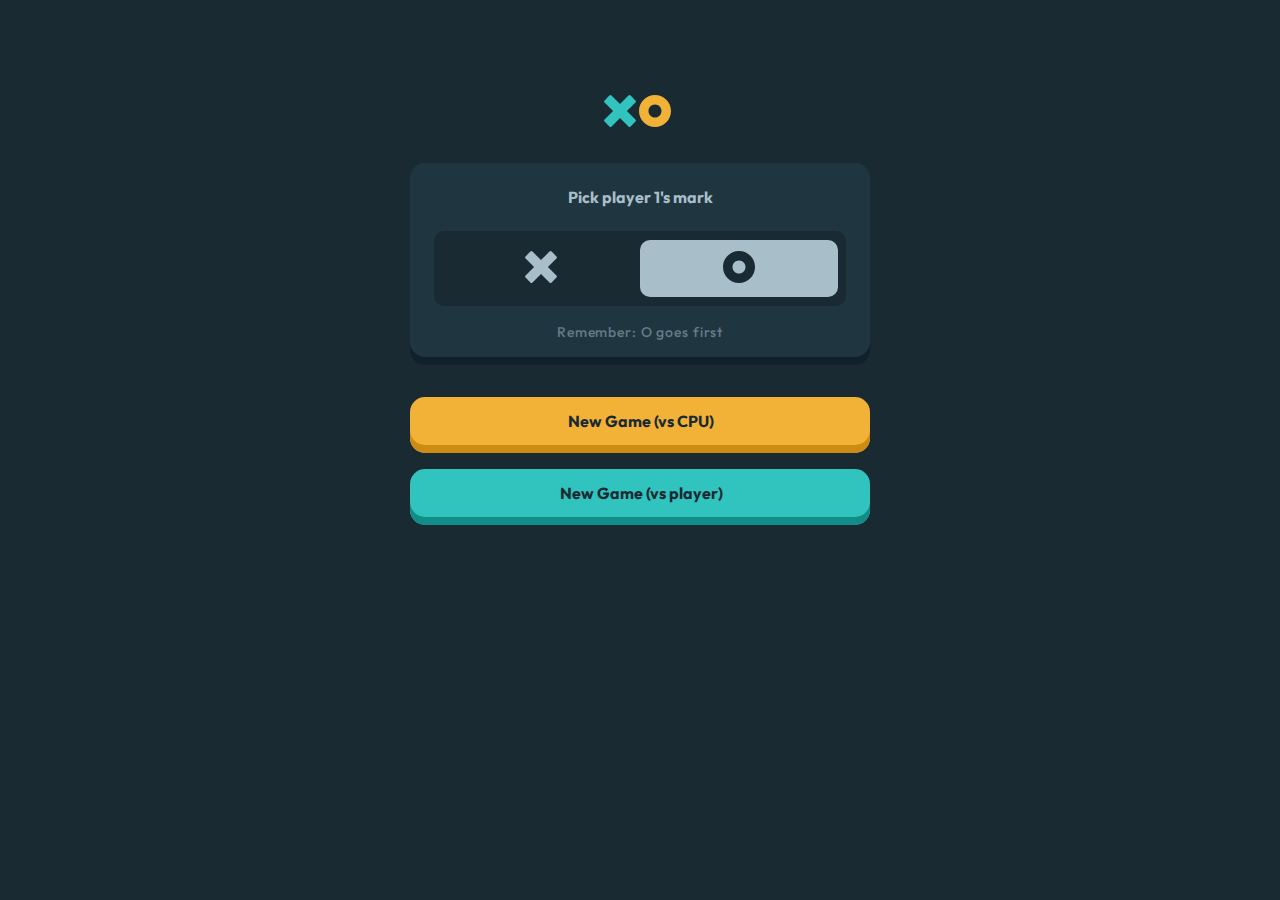
<file: index.html>
<!DOCTYPE html>
<html lang="en">
<head>
    <meta charset="UTF-8">
    <meta http-equiv="X-UA-Compatible" content="IE=edge">
    <meta name="viewport" content="width=device-width, initial-scale=1.0">
    <title>Tic tac toe</title>
    <link rel="stylesheet" href="styles.css">
    <link rel="preconnect" href="https://fonts.googleapis.com">
    <link rel="preconnect" href="https://fonts.gstatic.com" crossorigin>
    <link href="https://fonts.googleapis.com/css2?family=Big+Shoulders+Display:wght@700&family=Open+Sans:wght@400;700&family=Outfit:wght@400;700&display=swap" rel="stylesheet">
</head>
<body>
    <div class="container">
        <div class="new-game">
            <div class="new-game-header">
                <img src="assets/icon-x.svg" alt="">
                <img src="assets/icon-o.svg" alt="">
            </div>
            <div class="chose-ur-mark">
                <h1>Pick player 1's mark</h1>
                <div class="choice-div">
                    <button class="x-mark-btn pick-mark">
                        <img src="assets/icon-x-silver.svg " id="x-mark" alt="">
                    </button>
                    <button class="o-mark-btn is-first pick-mark">
                        <img src="assets/icon-o-dark.svg" id="o-mark" alt="">
                    </button>
                </div>
                <span class="remember-text">Remember: O goes first</span>
            </div>
            <div class="new-game-btns">
                <button class="vs-cpu-btn btn"><a href="#">New Game (vs CPU)</a></button>
                <button class="vs-player-btn btn"><a href="#">New Game (vs player)</a></button>
            </div>
        </div>
        <!---------------------- game  --------------------------->
        <div class="game">
            <div class="game-header">
                <div class="x-o-icons">
                    <img src="assets/icon-x.svg" alt="">
                    <img src="assets/icon-o.svg" alt="">
                </div>
                <button class="player-turn">
                    <img src="assets/icon-o-silver.svg" alt="">
                    TURN
                </button>
                <button class="restart-btn">
                    <img src="assets/icon-restart.svg" alt="">
                </button>
            </div>
            <div class="game-box">
                <div class="square" id="0"></div>
                <div class="square" id="1"></div>
                <div class="square" id="2"></div>
                <div class="square" id="3"></div>
                <div class="square" id="4"></div>
                <div class="square" id="5"></div>
                <div class="square" id="6"></div>
                <div class="square" id="7"></div>
                <div class="square" id="8"></div>
            </div>
            <div class="game-result">
                <div class="result-btn x-player">
                    <small>X(P2)</small>
                    <h4 id="x-counter">0</h4>
                </div>
                <div class="result-btn ties">
                    <small>TIES</small>
                    <h4 id="tied-counter">0</h4>
                </div>
                <div class="result-btn o-player">
                    <small>O(P1)</small>
                    <h4 id="o-counter">0</h4>
                </div>
            </div>
            <div class="player-win">
                <div>
                    <h4>You Won!</h4>
                    <div class="win-text">
                        <h1 id="takes-round">TAKES THE ROUND</h1>
                    </div>
                    <h3 class="tied text">ROUND TIED</h3>
                    <div class="next-step-btns">
                        <button class="quit">Quit</button>
                        <button class="next-round same-btns">Next round</button>
                    </div>
                </div>
                <div class="restart">
                    <h3 class="text">RESTART GAME?</h3>
                    <div>
                        <button class="same-btns cancel">NO,CANCEL</button>
                        <button class="same-btns yes-restart">YES,RESTART</button>
                    </div>
                </div>
            </div>
        </div>

    </div>
    <script type="module" src="index.js"></script>
</body>
</html>
</file>
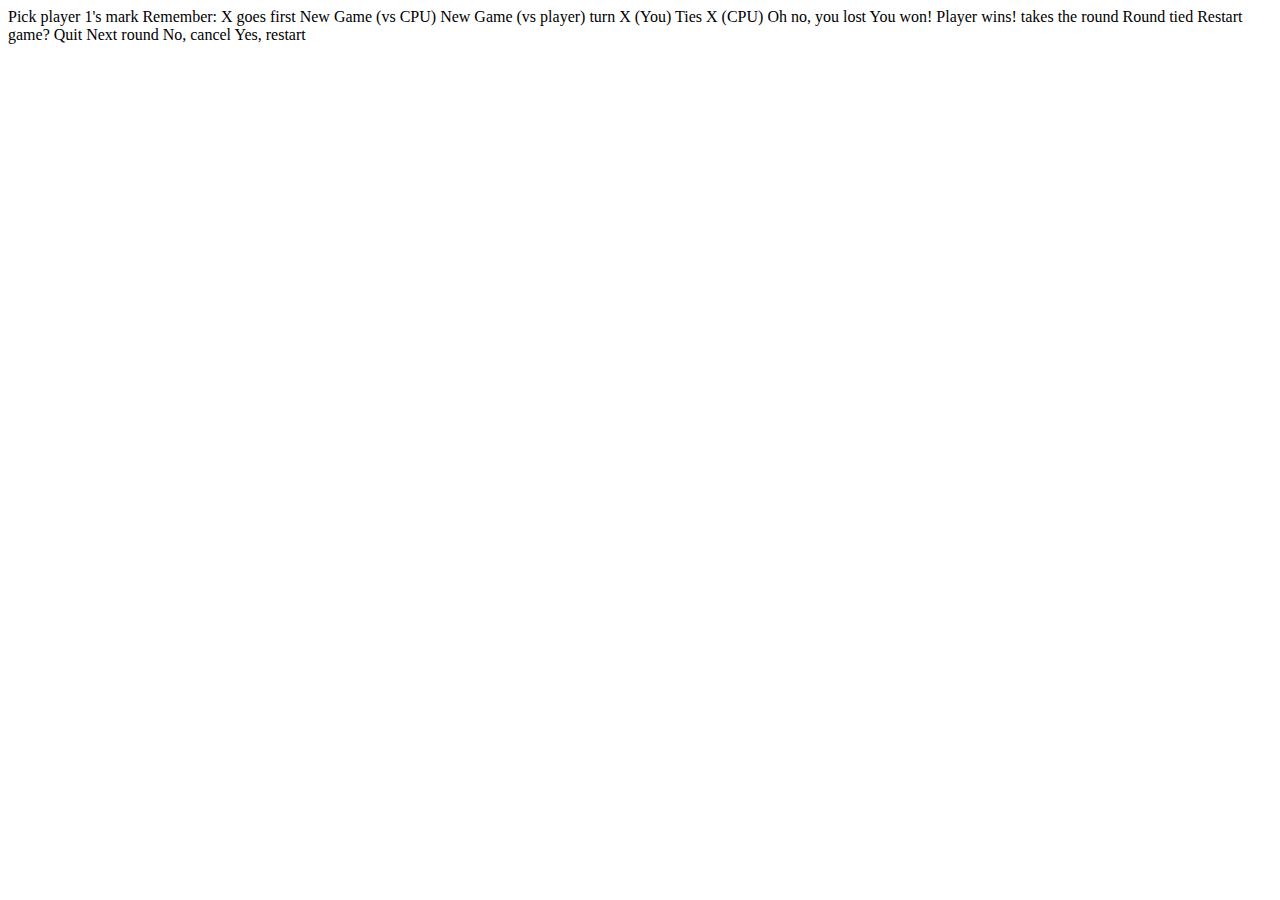
<file: tic-tac-toe/starter-code/index.html>
<!DOCTYPE html>
<html lang="en">
<head>
  <meta charset="UTF-8">
  <meta name="viewport" content="width=device-width, initial-scale=1.0">

  <link rel="icon" type="image/png" sizes="32x32" href="./assets/favicon-32x32.png">
  
  <title>Frontend Mentor | Tic Tac Toe</title>
</head>
<body>

  <!-- New game menu start -->

  Pick player 1's mark
  Remember: X goes first

  New Game (vs CPU)
  New Game (vs player)

  <!-- New game menu end -->

  <!-- Game board start -->

  <!-- x/o icon --> turn

  X (You) <!-- Your score -->
  Ties <!-- Ties score -->
  X (CPU) <!-- CPU score -->

  Oh no, you lost
  You won!
  Player <!-- 1/2 --> wins!

  <!-- x/o icon --> takes the round
  Round tied
  Restart game?

  Quit
  Next round
  No, cancel
  Yes, restart

  <!-- Game board end -->

</body>
</html>
</file>
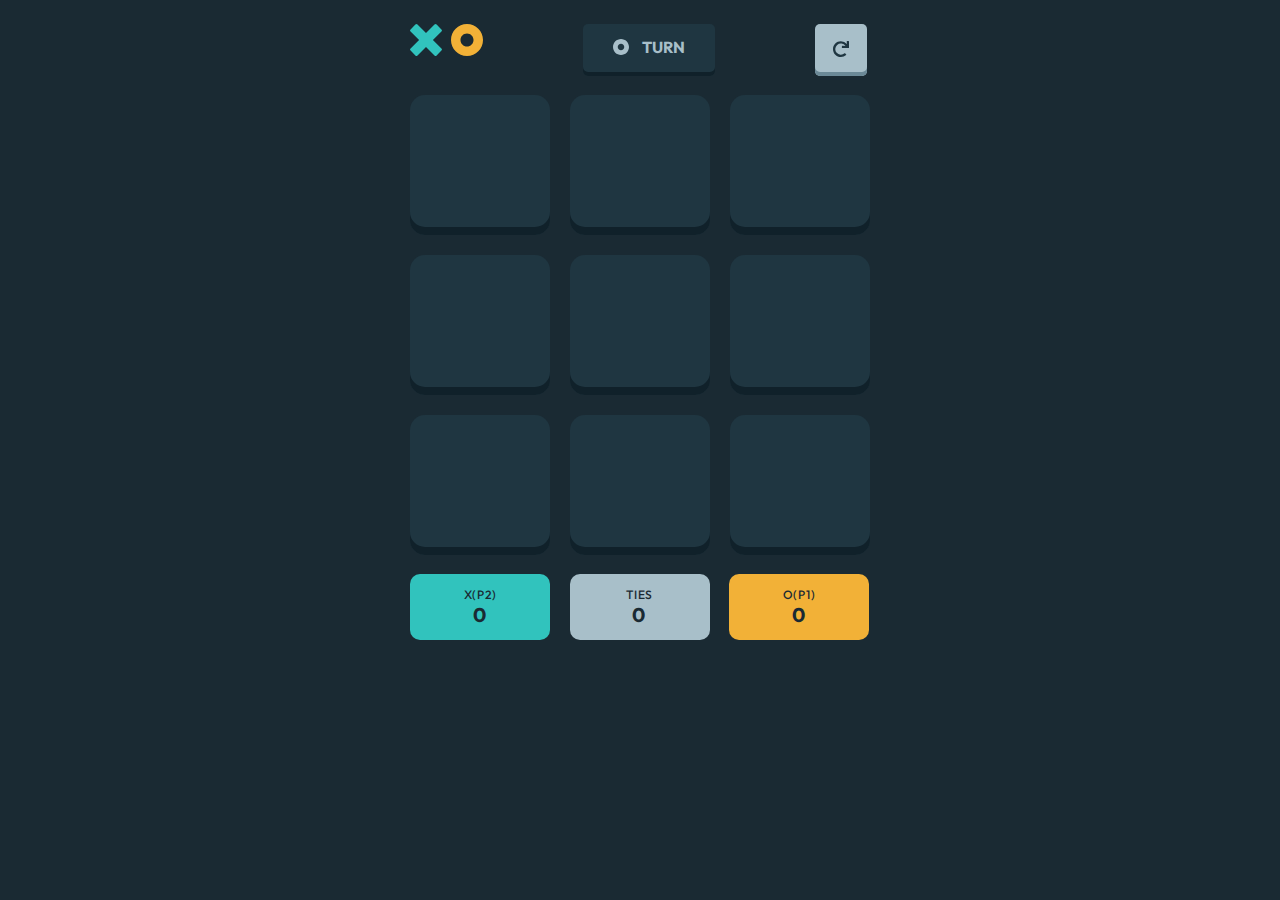
<file: game.html>
<!DOCTYPE html>
<html lang="en">
<head>
    <meta charset="UTF-8">
    <meta http-equiv="X-UA-Compatible" content="IE=edge">
    <meta name="viewport" content="width=device-width, initial-scale=1.0">
    <title>Tic tac toe</title>
    <link rel="stylesheet" href="game.css">
    <link rel="preconnect" href="https://fonts.googleapis.com">
    <link rel="preconnect" href="https://fonts.gstatic.com" crossorigin>
    <link href="https://fonts.googleapis.com/css2?family=Big+Shoulders+Display:wght@700&family=Open+Sans:wght@400;700&family=Outfit:wght@400;700&display=swap" rel="stylesheet">
</head>
<body>
    <div class="container">
        <!---------------------- game  --------------------------->
        <div class="game">
            <div class="game-header">
                <div class="x-o-icons">
                    <img src="assets/icon-x.svg" alt="">
                    <img src="assets/icon-o.svg" alt="">
                </div>
                <button class="player-turn">
                    <img src="assets/icon-o-silver.svg" alt="">
                    TURN
                </button>
                <button class="restart-btn">
                    <img src="assets/icon-restart.svg" alt="">
                </button>
            </div>
            <div class="game-box">
                <div class="square" id="0"></div>
                <div class="square" id="1"></div>
                <div class="square" id="2"></div>
                <div class="square" id="3"></div>
                <div class="square" id="4"></div>
                <div class="square" id="5"></div>
                <div class="square" id="6"></div>
                <div class="square" id="7"></div>
                <div class="square" id="8"></div>
            </div>
            <div class="game-result">
                <div class="result-btn x-player">
                    <small>X(P2)</small>
                    <h4 id="x-counter">0</h4>
                </div>
                <div class="result-btn ties">
                    <small>TIES</small>
                    <h4 id="tied-counter">0</h4>
                </div>
                <div class="result-btn o-player">
                    <small>O(P1)</small>
                    <h4 id="o-counter">0</h4>
                </div>
            </div>
            <div class="player-win">
                <div>
                    <h4>You Won!</h4>
                    <div class="win-text">
                        <h1 id="takes-round">TAKES THE ROUND</h1>
                    </div>
                    <h3 class="tied text">ROUND TIED</h3>
                    <div class="next-step-btns">
                        <button class="quit">Quit</button>
                        <button class="next-round same-btns">Next round</button>
                    </div>
                </div>
                <div class="restart">
                    <h3 class="text">RESTART GAME?</h3>
                    <div>
                        <button class="same-btns cancel">NO,CANCEL</button>
                        <button class="same-btns yes-restart">YES,RESTART</button>
                    </div>
                </div>
            </div>
        </div>

    </div>
    <script src="game.js"></script>
</body>
</html>
</file>
<file: styles.css>
:root{
    --bg-color:#1A2A33;
    --semi-dark-navy:#1F3641;
    --silver:#A8BFC9;
    --light-blue:#31C3BD;
    --light-yellow:#F2B137;
    --light-yellow-hover:#FFC860;
    --light-blue-hover:#65E9E4;
}

*{
    padding: 0;
    margin: 0;
    box-sizing: border-box;
    font-family: 'Outfit', sans-serif;
}
body{
    background-color: var(--bg-color) !important;
    font-family: 'Outfit', sans-serif;
}

.container{
    width:90%;
    margin:24px;
}
.new-game{
    margin-top:calc(119px - 24px);
}
.new-game-header{
    width:72px;
    margin-right: auto;
    margin-left: auto;
    margin-bottom: 32px;
}
.new-game-header img{
    width:32px;
}
.chose-ur-mark{
    width: 327px;
    border-radius: 15px;
    background-color: var(--semi-dark-navy);
    padding: 24px;
    box-shadow: inset 0px -8px 0px #10212A;
    margin-bottom: 32px;
}
.chose-ur-mark h1{
    font-weight: 700;
    color: var(--silver);
    font-size: 16px;
    text-align: center;
    margin-bottom: 24px;
}
.choice-div{
    width: 279px;
    border-radius: 10px;
    background-color: var(--bg-color);
    padding: 9px 8px;
    display: grid;
    grid-template-columns: auto auto;
    margin-bottom: 17px;
}
.choice-div > button img{
    width:32px;
}
.choice-div > button{
    border-radius: 10px;
    padding: 11px 50px;
    border: none;
    outline: none;
    background-color: transparent;
}
.choice-div > button:hover{
    cursor: pointer;
}
.is-first{
    background-color: var(--silver) !important;
    transition: 2s ease;
}
.choice-div > button:not(.is-first):hover{
    background: rgba(168, 191, 201, 0.05);
}
.remember-text{
    font-weight: 500;
    font-size: 14px;
    text-align: center;
    letter-spacing: 0.875px;
    color: var(--silver);
    opacity: 0.5;
    display: block;
}
.new-game-btns{
    width: 327px;
}
.new-game-btns .btn{
    border-radius: 15px;
    outline: none;
    border: none;
    width: 100%;
    padding: 14px 76px 22px 78px;
    margin-bottom: 16px;
}
.new-game-btns .btn a{
    color: var(--bg-color);
    font-size: 16px;
    font-weight: 700;
    text-decoration: none;
}
.vs-cpu-btn{
    background: #F2B137;
    box-shadow: inset 0px -8px 0px #cc8b13;
}
.vs-cpu-btn:hover{
    background-color: var(--light-yellow-hover);
    cursor: pointer;
}
.vs-player-btn{
    background: var(--light-blue);
    box-shadow: inset 0px -8px 0px #118C87;
}
.vs-player-btn:hover{
    background-color: #65E9E4;
    cursor:pointer;
}

@media(min-width:460px){
    .container{
        width: 460px;
        margin-left: auto;
        margin-right: auto;
    }
    .chose-ur-mark{
        width: 100%;
    }
    .choice-div{
        width: 412px;
    }
    .new-game-btns{
        width: 100%;
    }
}


/**************************GAME STYLES********************/

.game{
    display: none;
}
.game-header{
    display: grid;
    width: 327px;
    grid-template-columns: repeat(3,auto);
    justify-content: space-between;
    margin-bottom: 64px;
}

.x-o-icons img{
    width: 32px;
}
.x-o-icons :first-child{
    margin-right: 6px;
}
.player-turn{
    background: var(--semi-dark-navy);
    box-shadow: inset 0px -4px 0px #10212A;
    border-radius: 5px; 
    border:none;
    outline: none;
    font-size: 14px;
    font-weight: 700;
    color: var(--silver);
    padding: 9px 15px 13px 15px;
    display: flex;
    align-items: center;
    justify-content: center;
    gap: 9px;
}
.player-turn img{
    width: 16px;
}
.restart-btn{
    background: var(--silver);
    box-shadow: inset 0px -4px 0px #6B8997;
    border-radius: 5px;
    border: none;
    outline: none;
    width: 40px;
}
.restart-btn:hover, .cancel:hover{
    background-color: #DBE8ED;
    cursor: pointer;
}
.restart-btn img{
    width: 16px;
}

/******************game box*************************/

.game-box{
    display: grid;
    grid-template-columns: repeat(3, 96px);
    gap: 20px;
    margin-bottom: 20px;
}
.square{
    background: var(--semi-dark-navy);
    box-shadow: inset 0px -8px 0px #10212A;
    border-radius: 10px;
    height: 96px;
    padding: 24px 28px;
}
.square:hover{
    cursor: pointer;
}
.square img{
    width:40px;
}
.o-win-class{
    background-color: var(--light-yellow);
    box-shadow: inset 0px -8px 0px #cc8b13;
}
.x-win-class{
    background-color: var(--light-blue);
    box-shadow: inset 0px -8px 0px #118C87;
}

.game-result{
    display: grid;
    width: 328px;
    grid-template-columns: repeat(3,96px);
    justify-content: space-between;
}
.result-btn{
    border-radius: 10px;
    padding: 12px 30px;
    flex-direction: column;
    display: flex;
    align-items: center;
    color: var(--bg-color);
}
.result-btn:hover{
    cursor: pointer;
}
.result-btn small{
    font-size: 12px;
    font-weight: 500;
    letter-spacing: 0.75px;
}
.result-btn h4{
    font-weight: 700;
    font-size: 20px;
    letter-spacing: 1.25px;
}
.x-player{
    background-color: var(--light-blue);
}
.ties{
    background-color: var(--silver);
}
.o-player{
    background-color: var(--light-yellow);
}

.outlineImg{
    pointer-events: none;
}

/*************************player win *********************************/

.player-win{
    width: 375px;
    background: var(--semi-dark-navy);
    position: absolute;
    top: 220px;
    left: 0;
    padding: 40px 47px 48px 49px;
    display: none;
}
.player-win h4{
    font-weight: 700;
    color: var(--silver);
    font-size: 14px;
    letter-spacing: 0.875px;
    margin-bottom: 16px;
    text-align: center;
}
.win-text{
    display: flex;
    gap: 9px;
    margin-bottom: 24px;
}
.win-text img{
    width:28px;
}
.win-text h1{
    font-weight: 700;
    font-size: 24px;
    line-height: 30px;
    letter-spacing: 1.5px;
    color: var(--light-blue);
}
.text{
    text-align: center;
    margin-bottom: 24px;
    font-weight: 700;
    font-size: 24px;
    letter-spacing: 1.5px;
    color: var(--silver);
    margin-top: 34px;
}
.tied{
    display: none;
}
.next-step-btns{
    display: flex;
    justify-content: center;
    gap: 16px;
}
.next-step-btns > button{
    cursor: pointer;
}
.quit{
    background: var(--silver);
    box-shadow: inset 0px -4px 0px #6B8997;
    border-radius: 10px;
    border: none;
    outline: none;
    padding: 15px 17px;
    font-weight: 700;
    font-size: 16px;
    letter-spacing: 1px;
    color: var(--bg-color);
}
.next-round{
    background: var(--light-yellow);
    box-shadow: inset 0px -4px 0px #CC8B13;
}
.same-btns{
    border-radius: 10px;
    border: none;
    outline: none;
    padding: 15px 16px 17px 17px;
    font-weight: 700;
    font-size: 16px;
    letter-spacing: 1px;
    color: var(--bg-color);
}
.same-btns:hover{
    cursor: pointer;
}
.cancel{
    background: var(--silver);
    box-shadow: inset 0px -4px 0px #6B8997;
}
.yes-restart{
    background: var(--light-yellow);
    box-shadow: inset 0px -4px 0px #CC8B13;
}
.restart{
    display: none;
}
.restart :last-child{
    display: flex;
    justify-content: center;
    gap: 16px;
}
@media(max-width:460px){
    .container{
        margin-right: auto;
        margin-left: auto;
    }
    .new-game{
        width: 327px;
        margin-right: auto;
        margin-left: auto;
    }
    .game{
        width: 328px;
        margin-right: auto;
        margin-left: auto;
    }
}
@media(min-width:460px){
    .player-turn{
        padding: 13px 30px 19px 30px;
        font-size: 16px;
        gap: 13px;
    }
    .restart-btn{
        width: 52px;
        padding: 16px;
    }
    .game-header{
        margin-bottom: 19px;
        width: 457px;
    }
    .game-box{
        grid-template-columns: repeat(3, 140px);
        margin-bottom: 19px;
    }
    .square{
        padding: 38px;
        height: 140px;
        border-radius: 15px;
    }
    .square img{
        width: 64px;
    }
    .game-result{
        width:459px;
        grid-template-columns: repeat(3,140px);
    }
    .result-btn{
        padding: 13px 48.5px 13px 48.5px;
    }
    .player-win{
        width: 100%;
    }
    .win-text{
        justify-content: center;
        gap: 24px;
        align-items: center;
    }
    .player-win h4{
        font-size: 16px;
        letter-spacing: 1px;
    }
    .win-text h1{
        font-size: 40px;
        letter-spacing: 2.5px;
    }
    .win-text img{
        width:64px;
    }
    .text{
        font-size: 40px;
        letter-spacing: 2.5px;
    }
}
</file>
<file: game.css>
:root{
    --bg-color:#1A2A33;
    --semi-dark-navy:#1F3641;
    --silver:#A8BFC9;
    --light-blue:#31C3BD;
    --light-yellow:#F2B137;
    --light-yellow-hover:#FFC860;
    --light-blue-hover:#65E9E4;
}

*{
    padding: 0;
    margin: 0;
    box-sizing: border-box;
    font-family: 'Outfit', sans-serif;
}
body{
    background-color: var(--bg-color) !important;
    font-family: 'Outfit', sans-serif;
}

.container{
    width:90%;
    margin:24px;
}
.new-game{
    margin-top:calc(119px - 24px);
}
.new-game-header{
    width:72px;
    margin-right: auto;
    margin-left: auto;
    margin-bottom: 32px;
}
.new-game-header img{
    width:32px;
}
.chose-ur-mark{
    width: 327px;
    border-radius: 15px;
    background-color: var(--semi-dark-navy);
    padding: 24px;
    box-shadow: inset 0px -8px 0px #10212A;
    margin-bottom: 32px;
}
.chose-ur-mark h1{
    font-weight: 700;
    color: var(--silver);
    font-size: 16px;
    text-align: center;
    margin-bottom: 24px;
}
.choice-div{
    width: 279px;
    border-radius: 10px;
    background-color: var(--bg-color);
    padding: 9px 8px;
    display: grid;
    grid-template-columns: auto auto;
    margin-bottom: 17px;
}
.choice-div > button img{
    width:32px;
}
.choice-div > button{
    border-radius: 10px;
    padding: 11px 50px;
    border: none;
    outline: none;
    background-color: transparent;
}
.choice-div > button:hover{
    cursor: pointer;
}
.is-first{
    background-color: var(--silver) !important;
    transition: 2s ease;
}
.choice-div > button:not(.is-first):hover{
    background: rgba(168, 191, 201, 0.05);
}
.remember-text{
    font-weight: 500;
    font-size: 14px;
    text-align: center;
    letter-spacing: 0.875px;
    color: var(--silver);
    opacity: 0.5;
    display: block;
}
.new-game-btns{
    width: 327px;
}
.new-game-btns .btn{
    border-radius: 15px;
    outline: none;
    border: none;
    width: 100%;
    padding: 14px 76px 22px 78px;
    margin-bottom: 16px;
}
.new-game-btns .btn a{
    color: var(--bg-color);
    font-size: 16px;
    font-weight: 700;
    text-decoration: none;
}
.vs-cpu-btn{
    background: #F2B137;
    box-shadow: inset 0px -8px 0px #cc8b13;
}
.vs-cpu-btn:hover{
    background-color: var(--light-yellow-hover);
    cursor: pointer;
}
.vs-player-btn{
    background: var(--light-blue);
    box-shadow: inset 0px -8px 0px #118C87;
}
.vs-player-btn:hover{
    background-color: #65E9E4;
    cursor:pointer;
}

@media(min-width:600px){
    .container{
        width: 460px;
        margin-left: auto;
        margin-right: auto;
    }
    .chose-ur-mark{
        width: 100%;
    }
    .choice-div{
        width: 412px;
    }
    .new-game-btns{
        width: 100%;
    }
}


/**************************GAME STYLES********************/

.game{
    display: block;
}
.game-header{
    display: grid;
    width: 327px;
    grid-template-columns: repeat(3,auto);
    justify-content: space-between;
    margin-bottom: 64px;
}

.x-o-icons img{
    width: 32px;
}
.x-o-icons :first-child{
    margin-right: 6px;
}
.player-turn{
    background: var(--semi-dark-navy);
    box-shadow: inset 0px -4px 0px #10212A;
    border-radius: 5px; 
    border:none;
    outline: none;
    font-size: 14px;
    font-weight: 700;
    color: var(--silver);
    padding: 9px 15px 13px 15px;
    display: flex;
    align-items: center;
    justify-content: center;
    gap: 9px;
}
.player-turn img{
    width: 16px;
}
.restart-btn{
    background: var(--silver);
    box-shadow: inset 0px -4px 0px #6B8997;
    border-radius: 5px;
    border: none;
    outline: none;
    width: 40px;
}
.restart-btn:hover, .cancel:hover{
    background-color: #DBE8ED;
    cursor: pointer;
}
.restart-btn img{
    width: 16px;
}

/******************game box*************************/

.game-box{
    display: grid;
    grid-template-columns: repeat(3, 96px);
    gap: 20px;
    margin-bottom: 20px;
}
.square{
    background: var(--semi-dark-navy);
    box-shadow: inset 0px -8px 0px #10212A;
    border-radius: 10px;
    height: 96px;
    padding: 24px 28px;
}
.square:hover{
    cursor: pointer;
}
.square img{
    width:40px;
}
.o-win-class{
    background-color: var(--light-yellow);
    box-shadow: inset 0px -8px 0px #cc8b13;
}
.x-win-class{
    background-color: var(--light-blue);
    box-shadow: inset 0px -8px 0px #118C87;
}

.game-result{
    display: grid;
    width: 328px;
    grid-template-columns: repeat(3,96px);
    justify-content: space-between;
}
.result-btn{
    border-radius: 10px;
    padding: 12px 30px;
    flex-direction: column;
    display: flex;
    align-items: center;
    color: var(--bg-color);
}
.result-btn:hover{
    cursor: pointer;
}
.result-btn small{
    font-size: 12px;
    font-weight: 500;
    letter-spacing: 0.75px;
}
.result-btn h4{
    font-weight: 700;
    font-size: 20px;
    letter-spacing: 1.25px;
}
.x-player{
    background-color: var(--light-blue);
}
.ties{
    background-color: var(--silver);
}
.o-player{
    background-color: var(--light-yellow);
}

/*************************player win *********************************/

.player-win{
    width: 375px;
    background: var(--semi-dark-navy);
    position: absolute;
    top: 220px;
    left: 0;
    padding: 40px 47px 48px 49px;
    display: none;
}
.player-win h4{
    font-weight: 700;
    color: var(--silver);
    font-size: 14px;
    letter-spacing: 0.875px;
    margin-bottom: 16px;
    text-align: center;
}
.win-text{
    display: flex;
    gap: 9px;
    margin-bottom: 24px;
}
.win-text img{
    width:28px;
}
.win-text h1{
    font-weight: 700;
    font-size: 24px;
    line-height: 30px;
    letter-spacing: 1.5px;
    color: var(--light-blue);
}
.text{
    text-align: center;
    margin-bottom: 24px;
    font-weight: 700;
    font-size: 24px;
    letter-spacing: 1.5px;
    color: var(--silver);
    margin-top: 34px;
}
.tied{
    display: none;
}
.next-step-btns{
    display: flex;
    justify-content: center;
    gap: 16px;
}
.next-step-btns > button{
    cursor: pointer;
}
.quit{
    background: var(--silver);
    box-shadow: inset 0px -4px 0px #6B8997;
    border-radius: 10px;
    border: none;
    outline: none;
    padding: 15px 17px;
    font-weight: 700;
    font-size: 16px;
    letter-spacing: 1px;
    color: var(--bg-color);
}
.next-round{
    background: var(--light-yellow);
    box-shadow: inset 0px -4px 0px #CC8B13;
}
.same-btns{
    border-radius: 10px;
    border: none;
    outline: none;
    padding: 15px 16px 17px 17px;
    font-weight: 700;
    font-size: 16px;
    letter-spacing: 1px;
    color: var(--bg-color);
}
.same-btns:hover{
    cursor: pointer;
}
.cancel{
    background: var(--silver);
    box-shadow: inset 0px -4px 0px #6B8997;
}
.yes-restart{
    background: var(--light-yellow);
    box-shadow: inset 0px -4px 0px #CC8B13;
}
.restart{
    display: none;
}
.restart :last-child{
    display: flex;
    justify-content: center;
    gap: 16px;
}
@media(min-width:600px){
    .player-turn{
        padding: 13px 30px 19px 30px;
        font-size: 16px;
        gap: 13px;
    }
    .restart-btn{
        width: 52px;
        padding: 16px;
    }
    .game-header{
        margin-bottom: 19px;
        width: 457px;
    }
    .game-box{
        grid-template-columns: repeat(3, 140px);
        margin-bottom: 19px;
    }
    .square{
        padding: 38px;
        height: 140px;
        border-radius: 15px;
    }
    .square img{
        width: 64px;
    }
    .game-result{
        width:459px;
        grid-template-columns: repeat(3,140px);
    }
    .result-btn{
        padding: 13px 48.5px 13px 48.5px;
    }
    .player-win{
        width: 100%;
    }
    .win-text{
        justify-content: center;
        gap: 24px;
        align-items: center;
    }
    .player-win h4{
        font-size: 16px;
        letter-spacing: 1px;
    }
    .win-text h1{
        font-size: 40px;
        letter-spacing: 2.5px;
    }
    .win-text img{
        width:64px;
    }
    .text{
        font-size: 40px;
        letter-spacing: 2.5px;
    }
}
</file>
